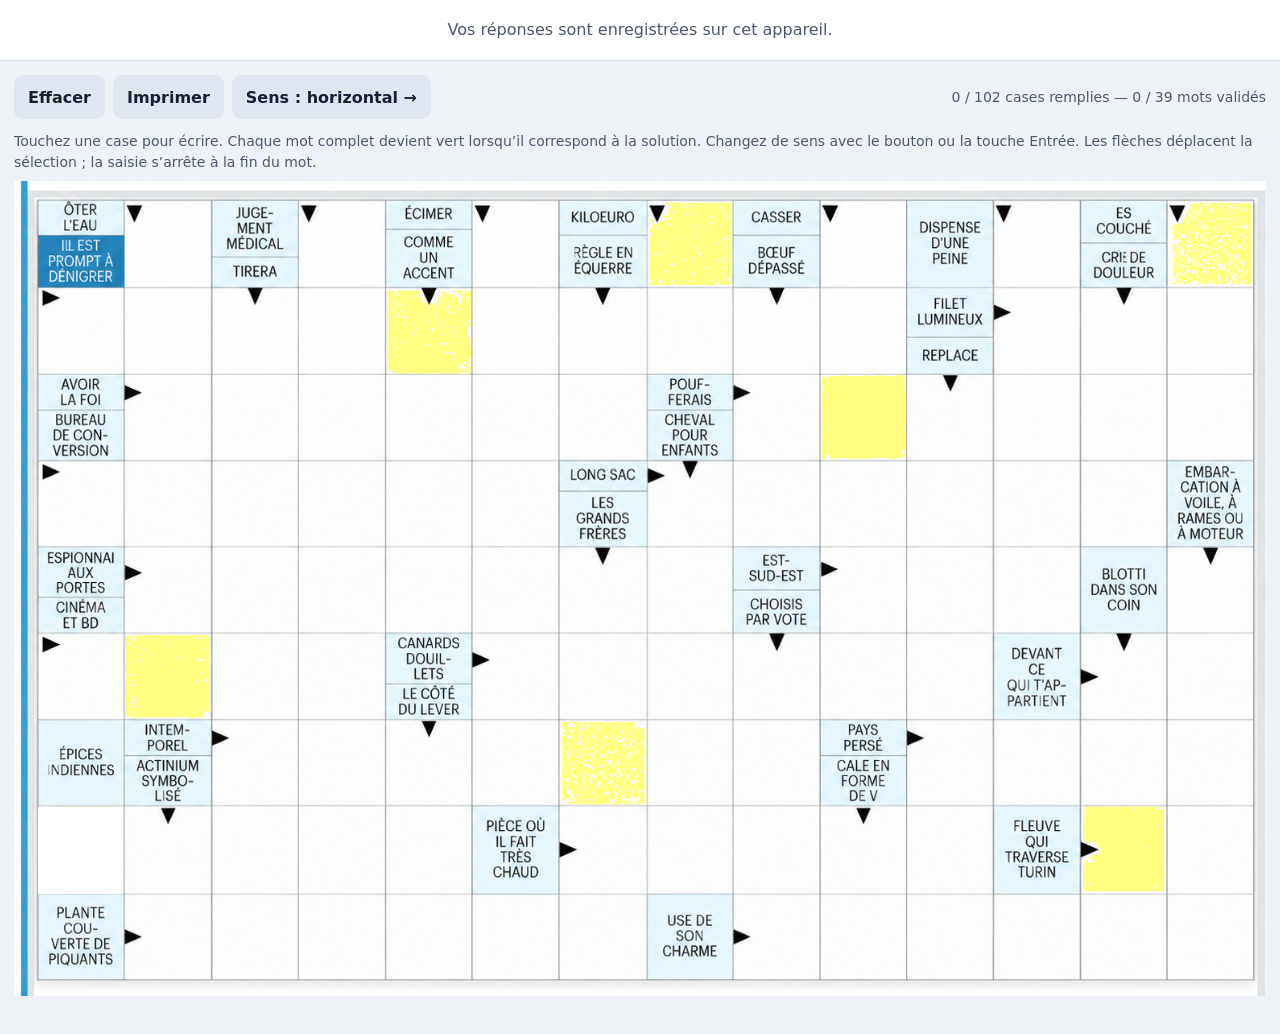
<file: index-grille-integree.html>
<!DOCTYPE html>
<html lang="fr"><head><meta charset="UTF-8"><meta name="viewport" content="width=device-width, initial-scale=1.0"><meta http-equiv="refresh" content="0; url=./index.html"><title>Mots fléchés</title></head><body><p><a href="./index.html">Ouvrir le jeu</a></p></body></html>
</file>
